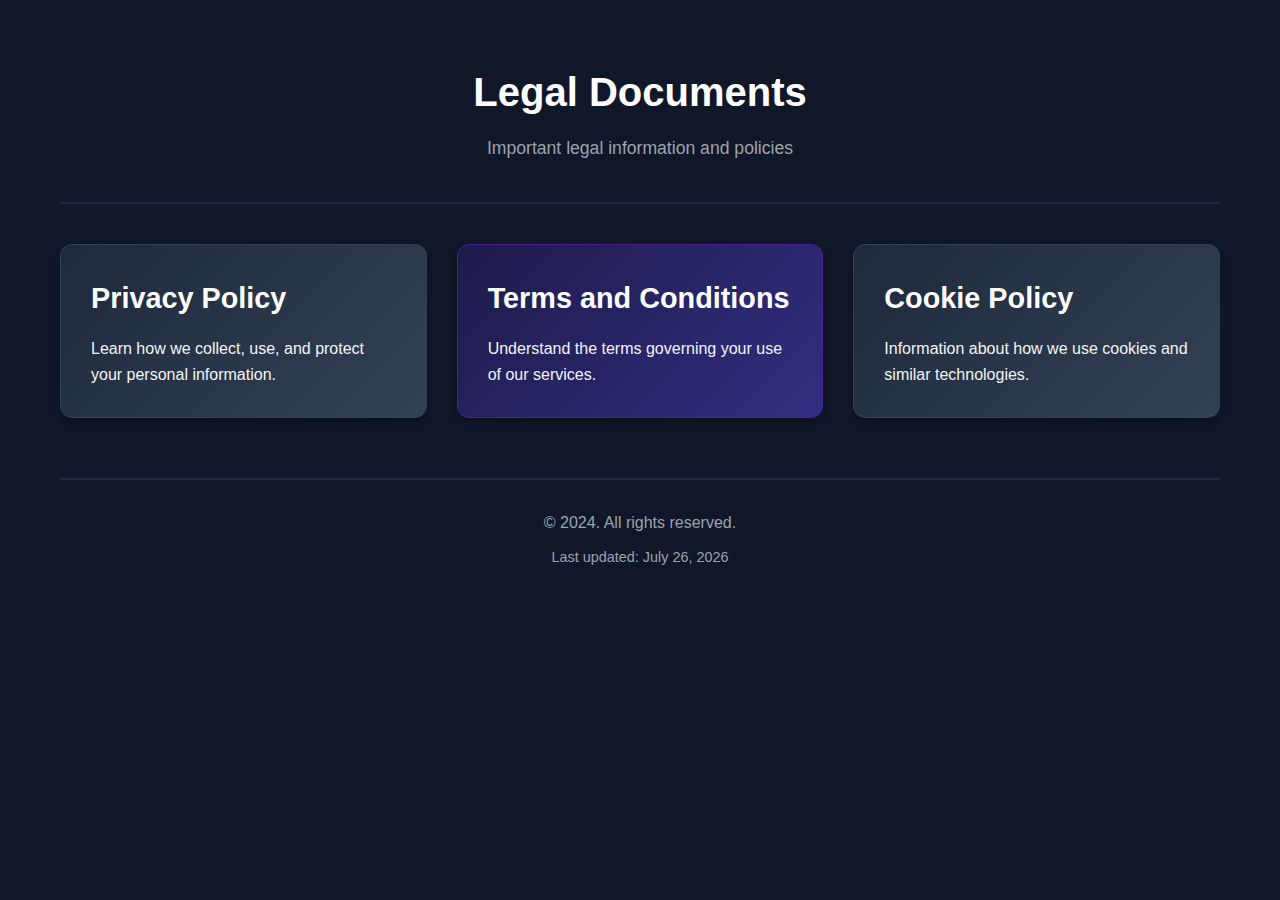
<file: index.html>
<!DOCTYPE html>
<html lang="en">
<head>
    <meta charset="UTF-8">
    <meta name="viewport" content="width=device-width, initial-scale=1.0">
    <title>Legal Documents</title>
    <link rel="stylesheet" href="css/style.css">
</head>
<body>
    <div class="container">
        <header>
            <h1>Legal Documents</h1>
            <p class="subtitle">Important legal information and policies</p>
        </header>
        
        <main>
            <div class="legal-links">
                <a href="privacy-policy.html" class="legal-card">
                    <h2>Privacy Policy</h2>
                    <p>Learn how we collect, use, and protect your personal information.</p>
                </a>
                
                <a href="terms-and-conditions.html" class="legal-card">
                    <h2>Terms and Conditions</h2>
                    <p>Understand the terms governing your use of our services.</p>
                </a>
                
                <a href="cookie-policy.html" class="legal-card">
                    <h2>Cookie Policy</h2>
                    <p>Information about how we use cookies and similar technologies.</p>
                </a>
            </div>
        </main>
        
        <footer>
            <p>&copy; 2024. All rights reserved.</p>
            <p class="last-updated">Last updated: <span id="lastUpdated"></span></p>
        </footer>
    </div>
    
    <script>
        document.getElementById('lastUpdated').textContent = new Date().toLocaleDateString('en-US', { 
            year: 'numeric', 
            month: 'long', 
            day: 'numeric' 
        });
    </script>
</body>
</html>
</file>
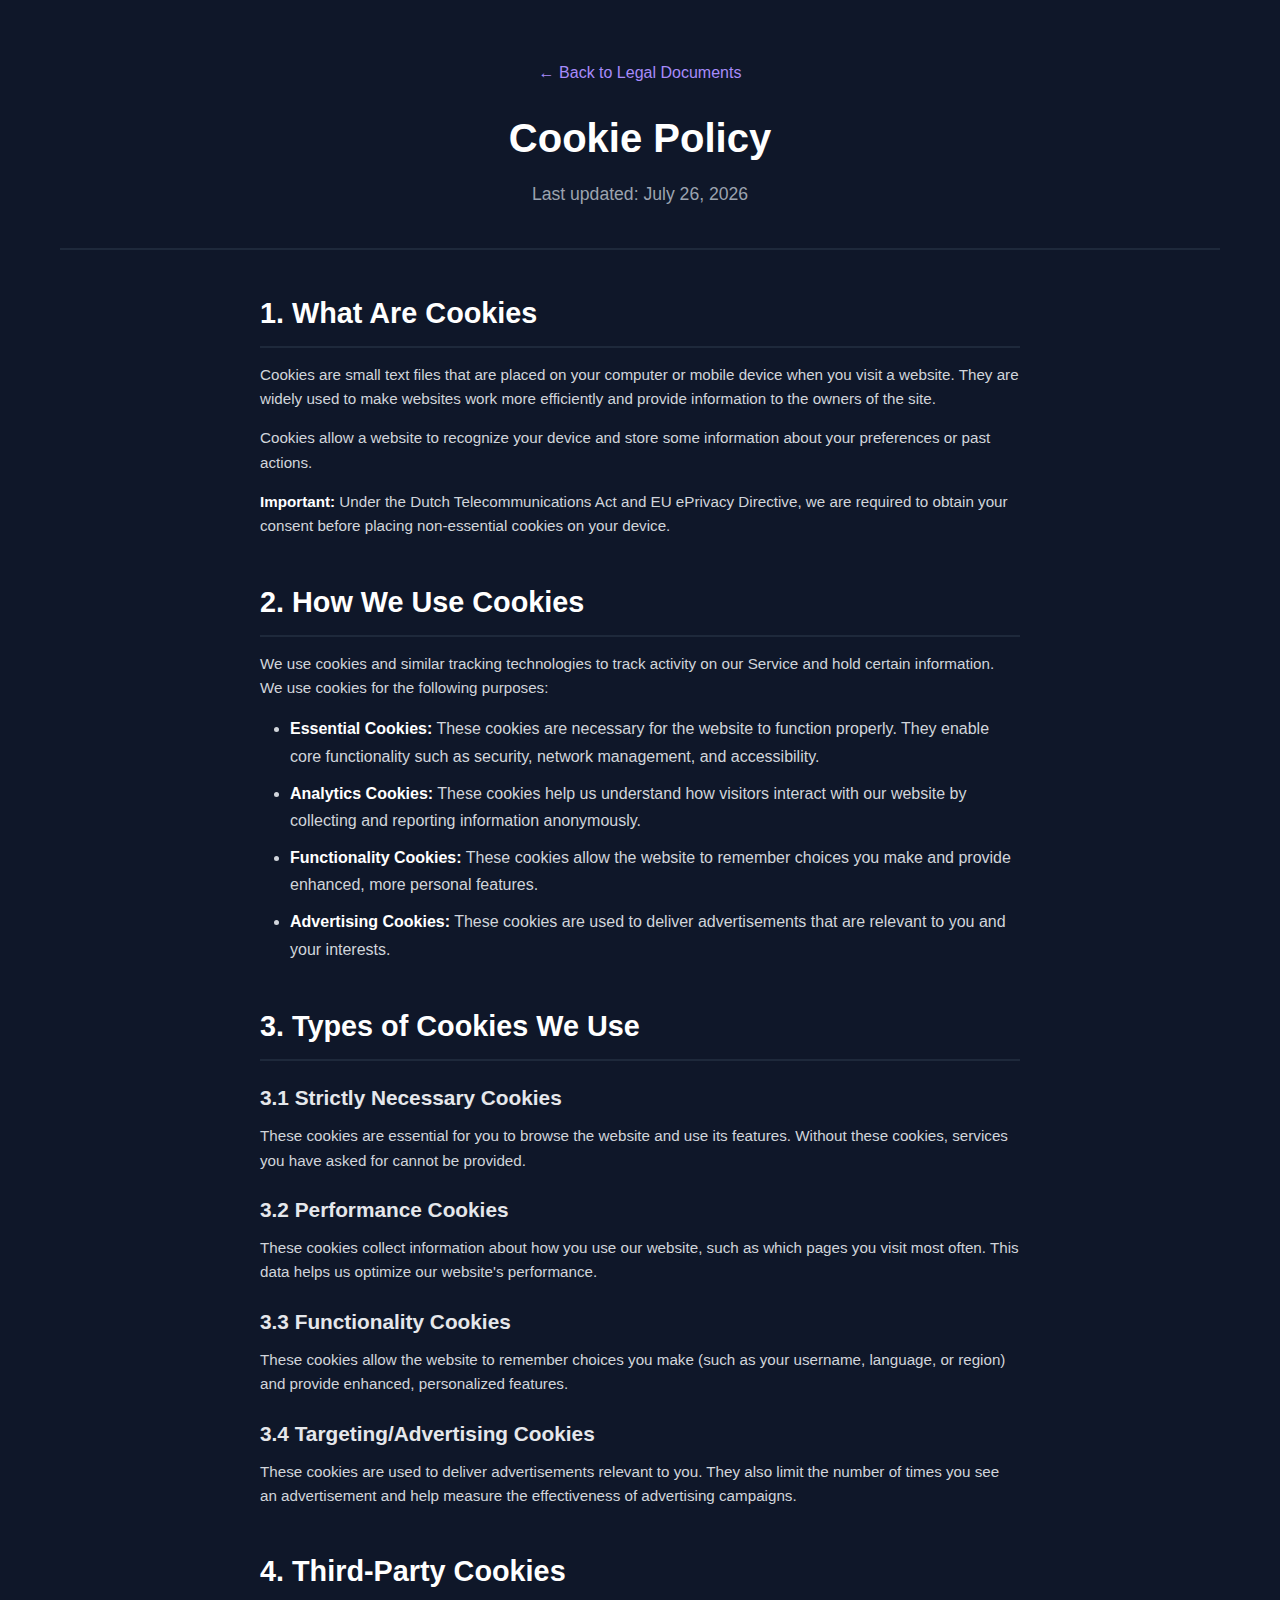
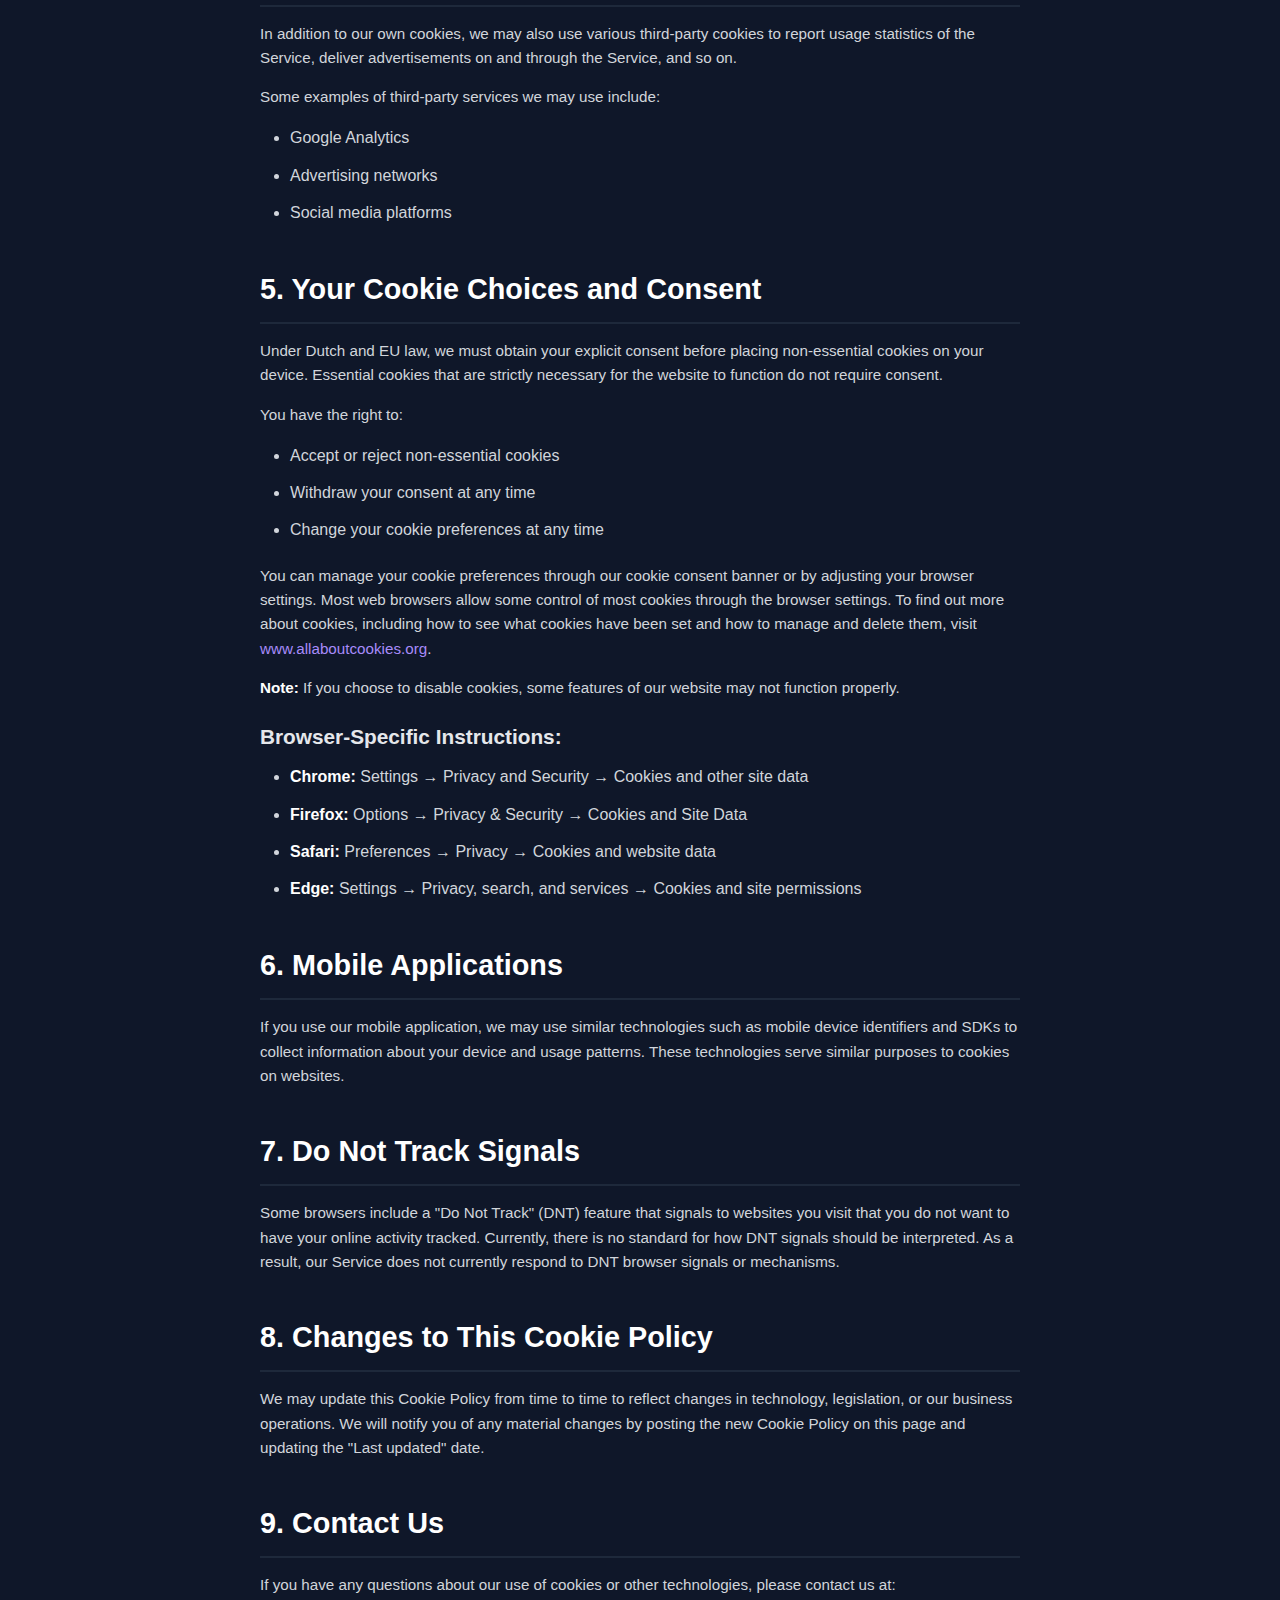
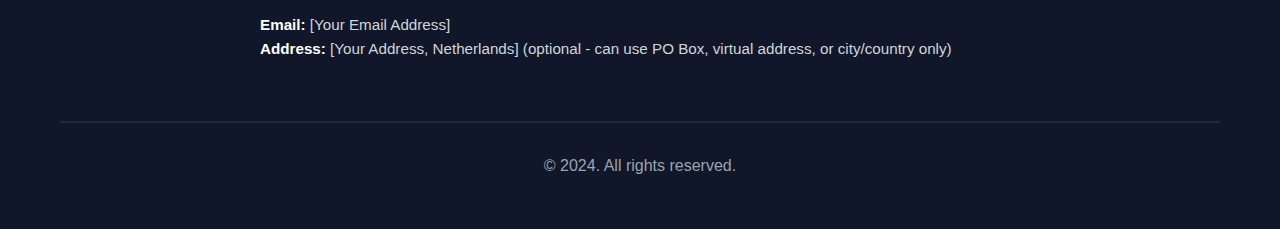
<file: cookie-policy.html>
<!DOCTYPE html>
<html lang="en">
<head>
    <meta charset="UTF-8">
    <meta name="viewport" content="width=device-width, initial-scale=1.0">
    <title>Cookie Policy</title>
    <link rel="stylesheet" href="css/style.css">
</head>
<body>
    <div class="container">
        <header>
            <a href="index.html" class="back-link">← Back to Legal Documents</a>
            <h1>Cookie Policy</h1>
            <p class="subtitle">Last updated: <span id="lastUpdated"></span></p>
        </header>
        
        <main class="legal-content">
            <section>
                <h2>1. What Are Cookies</h2>
                <p>Cookies are small text files that are placed on your computer or mobile device when you visit a website. They are widely used to make websites work more efficiently and provide information to the owners of the site.</p>
                <p>Cookies allow a website to recognize your device and store some information about your preferences or past actions.</p>
                <p><strong>Important:</strong> Under the Dutch Telecommunications Act and EU ePrivacy Directive, we are required to obtain your consent before placing non-essential cookies on your device.</p>
            </section>
            
            <section>
                <h2>2. How We Use Cookies</h2>
                <p>We use cookies and similar tracking technologies to track activity on our Service and hold certain information. We use cookies for the following purposes:</p>
                <ul>
                    <li><strong>Essential Cookies:</strong> These cookies are necessary for the website to function properly. They enable core functionality such as security, network management, and accessibility.</li>
                    <li><strong>Analytics Cookies:</strong> These cookies help us understand how visitors interact with our website by collecting and reporting information anonymously.</li>
                    <li><strong>Functionality Cookies:</strong> These cookies allow the website to remember choices you make and provide enhanced, more personal features.</li>
                    <li><strong>Advertising Cookies:</strong> These cookies are used to deliver advertisements that are relevant to you and your interests.</li>
                </ul>
            </section>
            
            <section>
                <h2>3. Types of Cookies We Use</h2>
                
                <h3>3.1 Strictly Necessary Cookies</h3>
                <p>These cookies are essential for you to browse the website and use its features. Without these cookies, services you have asked for cannot be provided.</p>
                
                <h3>3.2 Performance Cookies</h3>
                <p>These cookies collect information about how you use our website, such as which pages you visit most often. This data helps us optimize our website's performance.</p>
                
                <h3>3.3 Functionality Cookies</h3>
                <p>These cookies allow the website to remember choices you make (such as your username, language, or region) and provide enhanced, personalized features.</p>
                
                <h3>3.4 Targeting/Advertising Cookies</h3>
                <p>These cookies are used to deliver advertisements relevant to you. They also limit the number of times you see an advertisement and help measure the effectiveness of advertising campaigns.</p>
            </section>
            
            <section>
                <h2>4. Third-Party Cookies</h2>
                <p>In addition to our own cookies, we may also use various third-party cookies to report usage statistics of the Service, deliver advertisements on and through the Service, and so on.</p>
                <p>Some examples of third-party services we may use include:</p>
                <ul>
                    <li>Google Analytics</li>
                    <li>Advertising networks</li>
                    <li>Social media platforms</li>
                </ul>
            </section>
            
            <section>
                <h2>5. Your Cookie Choices and Consent</h2>
                <p>Under Dutch and EU law, we must obtain your explicit consent before placing non-essential cookies on your device. Essential cookies that are strictly necessary for the website to function do not require consent.</p>
                <p>You have the right to:</p>
                <ul>
                    <li>Accept or reject non-essential cookies</li>
                    <li>Withdraw your consent at any time</li>
                    <li>Change your cookie preferences at any time</li>
                </ul>
                <p>You can manage your cookie preferences through our cookie consent banner or by adjusting your browser settings. Most web browsers allow some control of most cookies through the browser settings. To find out more about cookies, including how to see what cookies have been set and how to manage and delete them, visit <a href="https://www.allaboutcookies.org" target="_blank" rel="noopener">www.allaboutcookies.org</a>.</p>
                <p><strong>Note:</strong> If you choose to disable cookies, some features of our website may not function properly.</p>
                
                <h3>Browser-Specific Instructions:</h3>
                <ul>
                    <li><strong>Chrome:</strong> Settings → Privacy and Security → Cookies and other site data</li>
                    <li><strong>Firefox:</strong> Options → Privacy & Security → Cookies and Site Data</li>
                    <li><strong>Safari:</strong> Preferences → Privacy → Cookies and website data</li>
                    <li><strong>Edge:</strong> Settings → Privacy, search, and services → Cookies and site permissions</li>
                </ul>
            </section>
            
            <section>
                <h2>6. Mobile Applications</h2>
                <p>If you use our mobile application, we may use similar technologies such as mobile device identifiers and SDKs to collect information about your device and usage patterns. These technologies serve similar purposes to cookies on websites.</p>
            </section>
            
            <section>
                <h2>7. Do Not Track Signals</h2>
                <p>Some browsers include a "Do Not Track" (DNT) feature that signals to websites you visit that you do not want to have your online activity tracked. Currently, there is no standard for how DNT signals should be interpreted. As a result, our Service does not currently respond to DNT browser signals or mechanisms.</p>
            </section>
            
            <section>
                <h2>8. Changes to This Cookie Policy</h2>
                <p>We may update this Cookie Policy from time to time to reflect changes in technology, legislation, or our business operations. We will notify you of any material changes by posting the new Cookie Policy on this page and updating the "Last updated" date.</p>
            </section>
            
            <section>
                <h2>9. Contact Us</h2>
                <p>If you have any questions about our use of cookies or other technologies, please contact us at:</p>
                <p>
                    <strong>Email:</strong> [Your Email Address]<br>
                    <strong>Address:</strong> [Your Address, Netherlands] (optional - can use PO Box, virtual address, or city/country only)
                </p>
            </section>
        </main>
        
        <footer>
            <p>&copy; 2024. All rights reserved.</p>
        </footer>
    </div>
    
    <script>
        document.getElementById('lastUpdated').textContent = new Date().toLocaleDateString('en-US', { 
            year: 'numeric', 
            month: 'long', 
            day: 'numeric' 
        });
    </script>
</body>
</html>
</file>
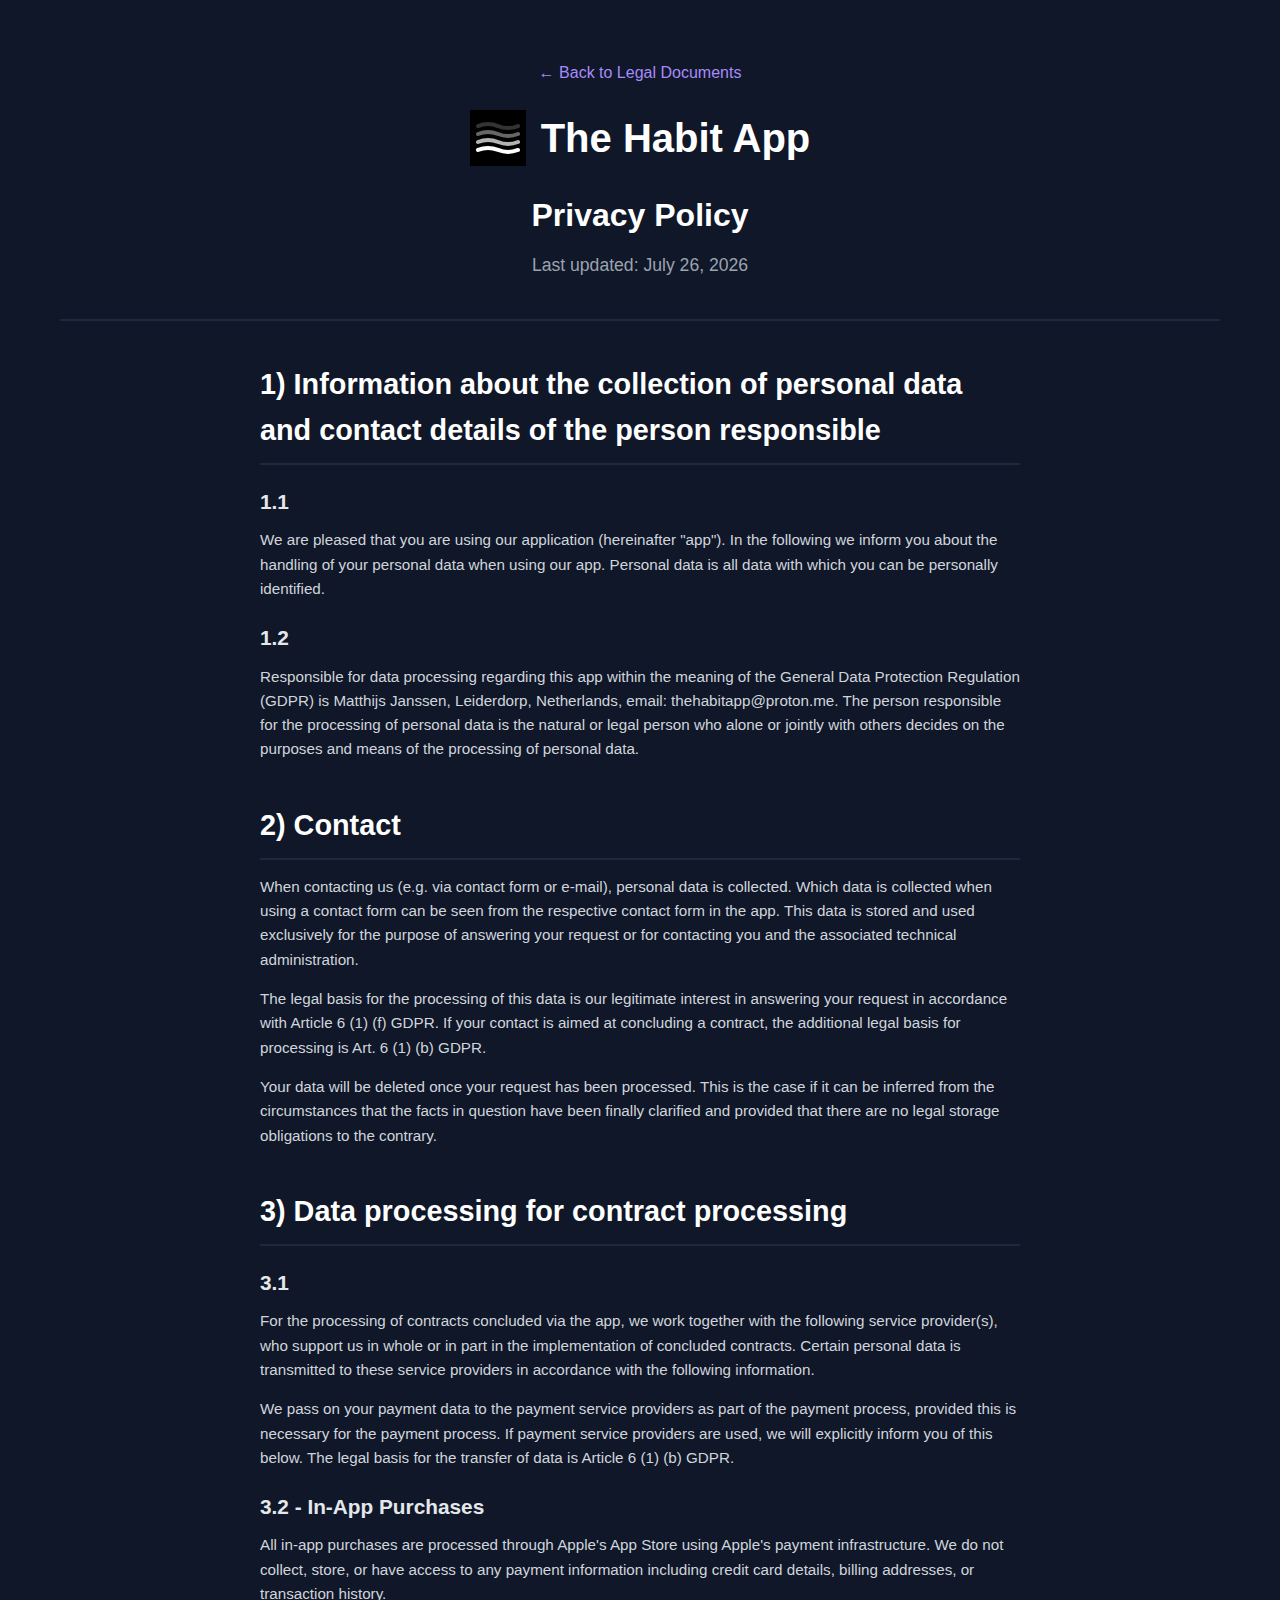
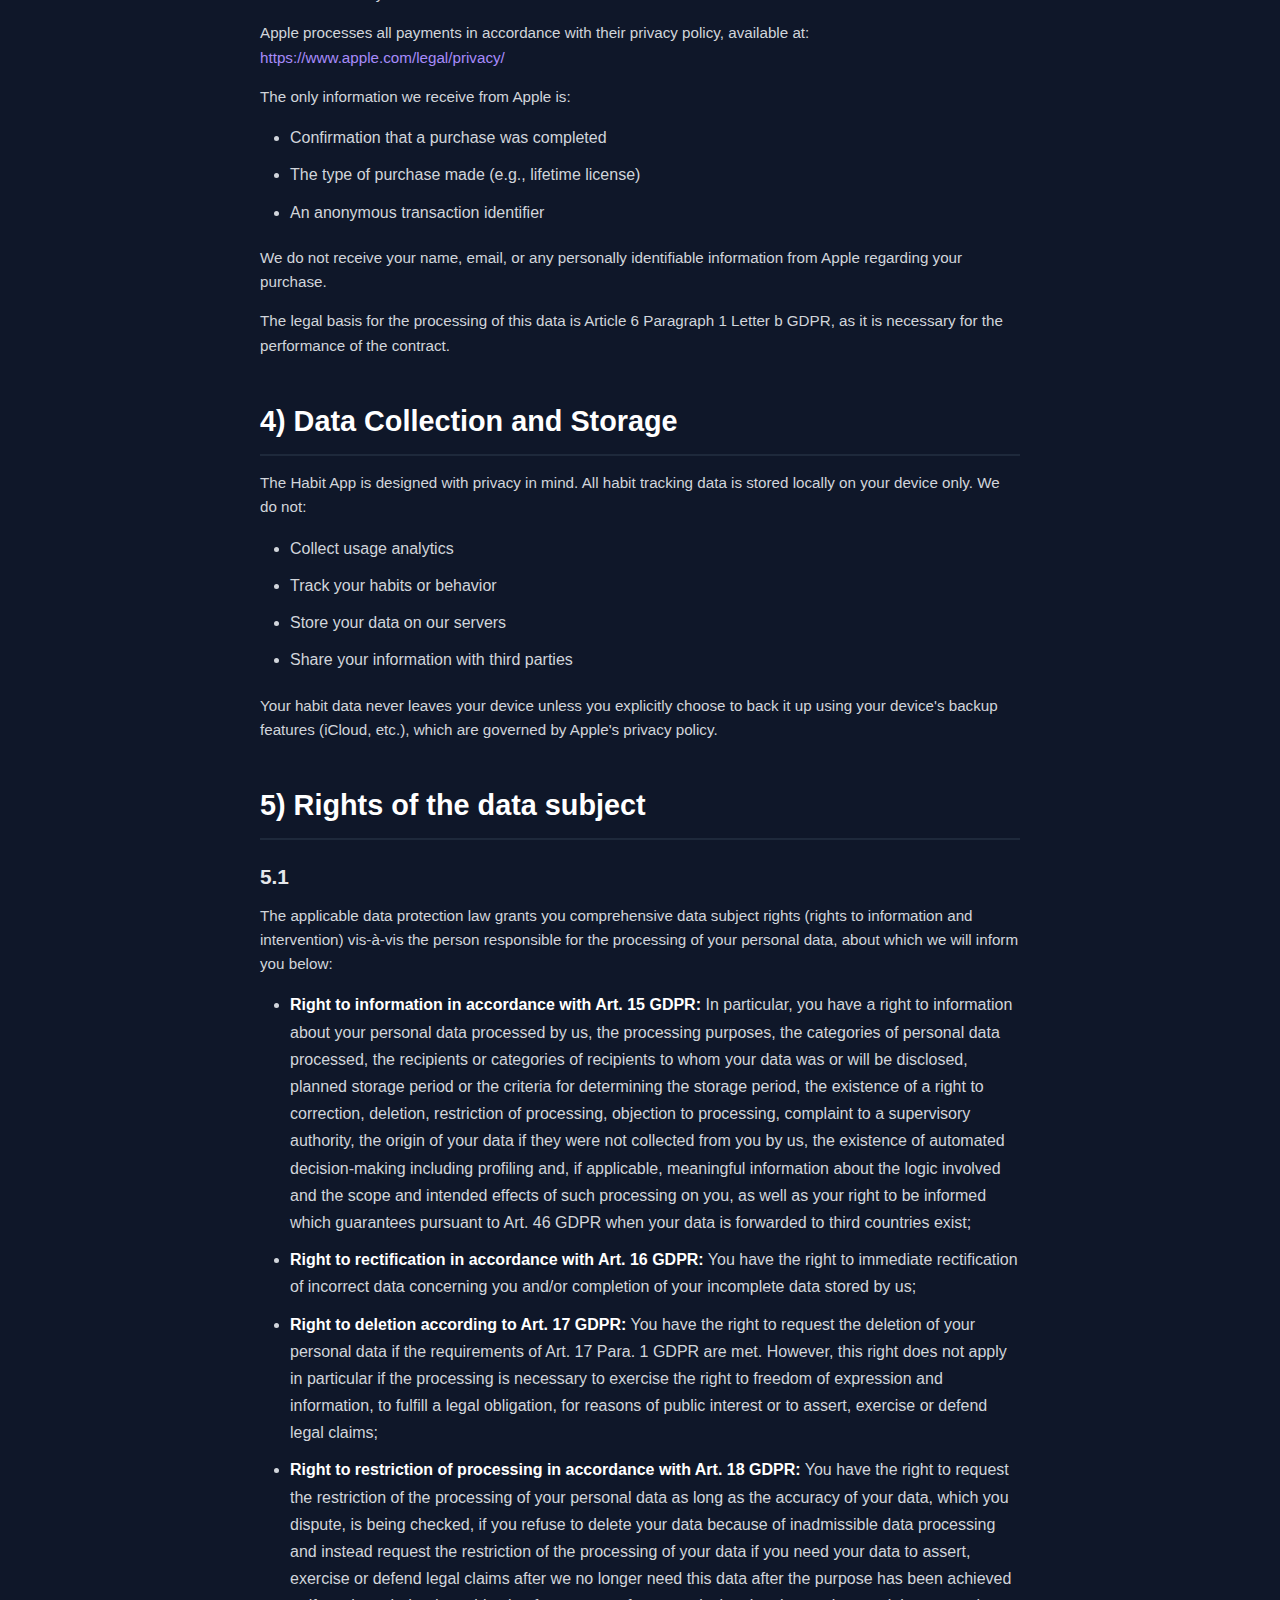
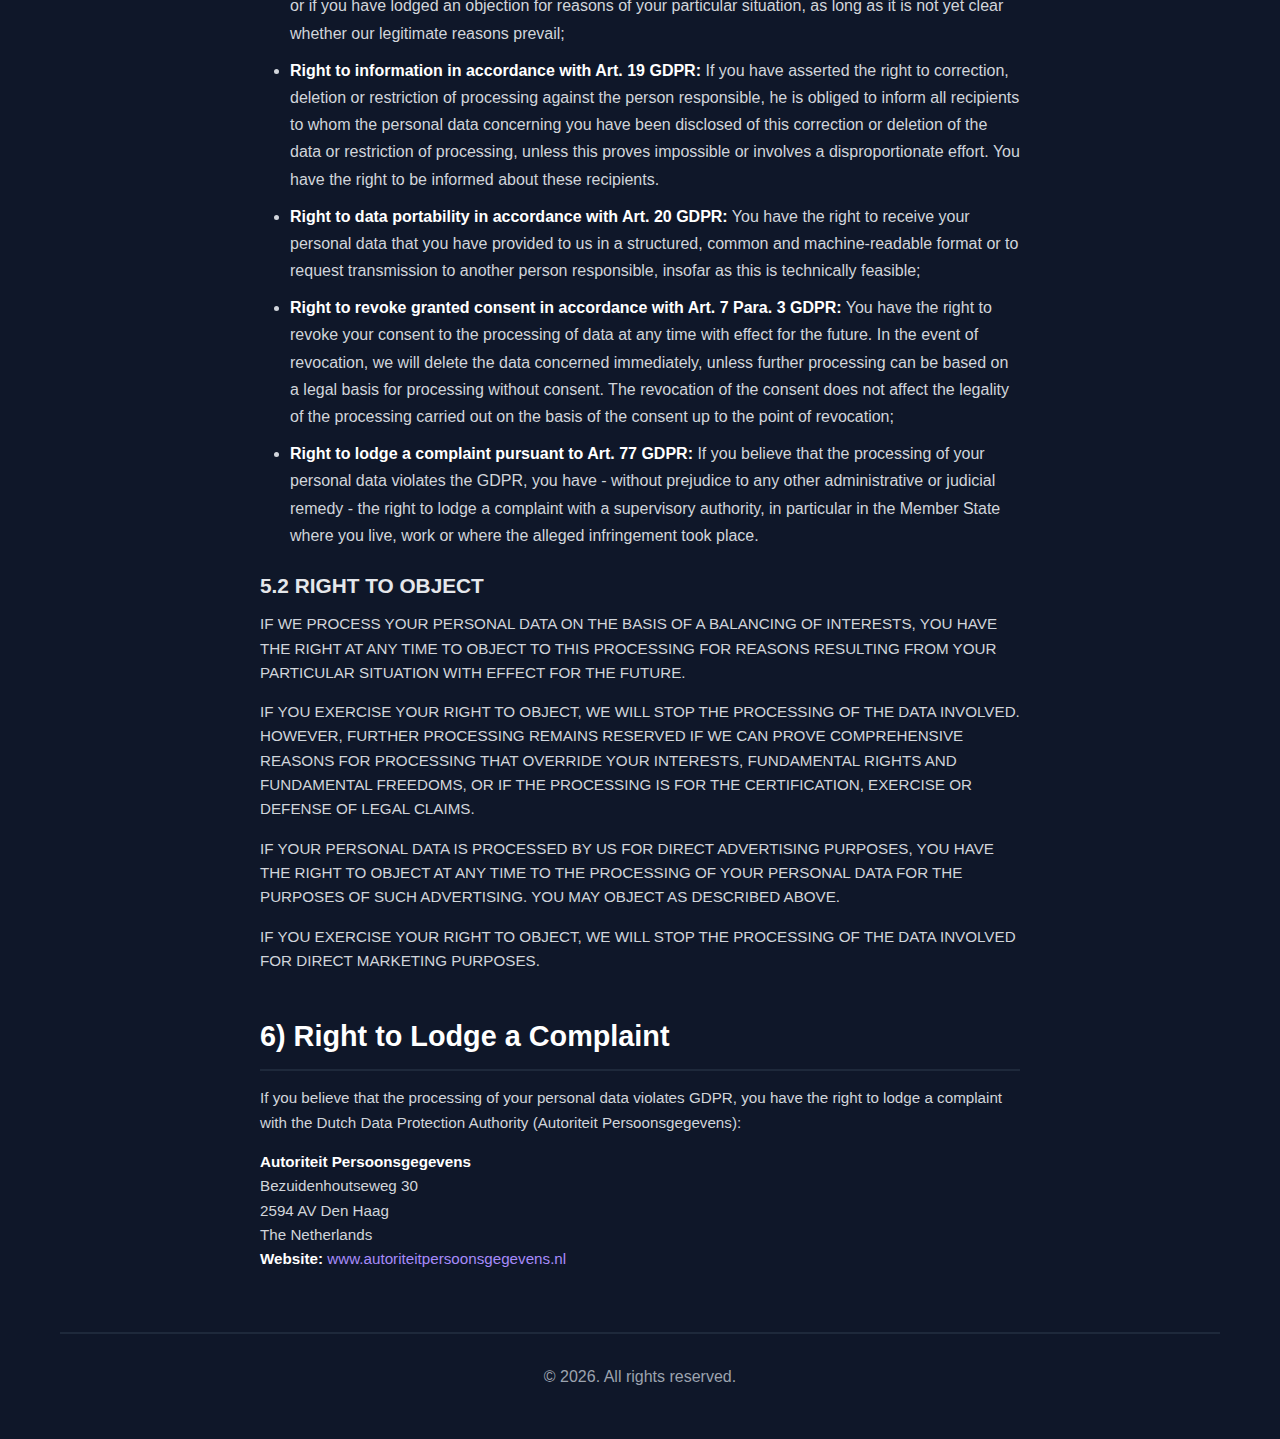
<file: privacy-policy.html>
<!DOCTYPE html>
<html lang="en">
<head>
    <meta charset="UTF-8">
    <meta name="viewport" content="width=device-width, initial-scale=1.0">
    <title>The Habit App - Privacy Policy</title>
    <link rel="stylesheet" href="css/style.css">
</head>
<body>
    <div class="container">
        <header>
            <a href="index.html" class="back-link">← Back to Legal Documents</a>
            <div class="logo-header">
                <img src="images/logo.svg" alt="The Habit App Logo" class="logo">
                <h1>The Habit App</h1>
            </div>
            <h2>Privacy Policy</h2>
            <p class="subtitle">Last updated: <span id="lastUpdated"></span></p>
        </header>
        
        <main class="legal-content">
            <section>
                <h2>1) Information about the collection of personal data and contact details of the person responsible</h2>
                
                <h3>1.1</h3>
                <p>We are pleased that you are using our application (hereinafter "app"). In the following we inform you about the handling of your personal data when using our app. Personal data is all data with which you can be personally identified.</p>
                
                <h3>1.2</h3>
                <p>Responsible for data processing regarding this app within the meaning of the General Data Protection Regulation (GDPR) is Matthijs Janssen, Leiderdorp, Netherlands, email: thehabitapp@proton.me. The person responsible for the processing of personal data is the natural or legal person who alone or jointly with others decides on the purposes and means of the processing of personal data.</p>
            </section>
            
            <section>
                <h2>2) Contact</h2>
                <p>When contacting us (e.g. via contact form or e-mail), personal data is collected. Which data is collected when using a contact form can be seen from the respective contact form in the app. This data is stored and used exclusively for the purpose of answering your request or for contacting you and the associated technical administration.</p>
                <p>The legal basis for the processing of this data is our legitimate interest in answering your request in accordance with Article 6 (1) (f) GDPR. If your contact is aimed at concluding a contract, the additional legal basis for processing is Art. 6 (1) (b) GDPR.</p>
                <p>Your data will be deleted once your request has been processed. This is the case if it can be inferred from the circumstances that the facts in question have been finally clarified and provided that there are no legal storage obligations to the contrary.</p>
            </section>
            
            <section>
                <h2>3) Data processing for contract processing</h2>
                
                <h3>3.1</h3>
                <p>For the processing of contracts concluded via the app, we work together with the following service provider(s), who support us in whole or in part in the implementation of concluded contracts. Certain personal data is transmitted to these service providers in accordance with the following information.</p>
                <p>We pass on your payment data to the payment service providers as part of the payment process, provided this is necessary for the payment process. If payment service providers are used, we will explicitly inform you of this below. The legal basis for the transfer of data is Article 6 (1) (b) GDPR.</p>
                
                <h3>3.2 - In-App Purchases</h3>
                <p>All in-app purchases are processed through Apple's App Store using Apple's payment infrastructure. We do not collect, store, or have access to any payment information including credit card details, billing addresses, or transaction history.</p>
                <p>Apple processes all payments in accordance with their privacy policy, available at: <a href="https://www.apple.com/legal/privacy/" target="_blank" rel="noopener">https://www.apple.com/legal/privacy/</a></p>
                <p>The only information we receive from Apple is:</p>
                <ul>
                    <li>Confirmation that a purchase was completed</li>
                    <li>The type of purchase made (e.g., lifetime license)</li>
                    <li>An anonymous transaction identifier</li>
                </ul>
                <p>We do not receive your name, email, or any personally identifiable information from Apple regarding your purchase.</p>
                <p>The legal basis for the processing of this data is Article 6 Paragraph 1 Letter b GDPR, as it is necessary for the performance of the contract.</p>
            </section>
            
            <section>
                <h2>4) Data Collection and Storage</h2>
                <p>The Habit App is designed with privacy in mind. All habit tracking data is stored locally on your device only. We do not:</p>
                <ul>
                    <li>Collect usage analytics</li>
                    <li>Track your habits or behavior</li>
                    <li>Store your data on our servers</li>
                    <li>Share your information with third parties</li>
                </ul>
                <p>Your habit data never leaves your device unless you explicitly choose to back it up using your device's backup features (iCloud, etc.), which are governed by Apple's privacy policy.</p>
            </section>
            
            <section>
                <h2>5) Rights of the data subject</h2>
                
                <h3>5.1</h3>
                <p>The applicable data protection law grants you comprehensive data subject rights (rights to information and intervention) vis-à-vis the person responsible for the processing of your personal data, about which we will inform you below:</p>
                <ul>
                    <li><strong>Right to information in accordance with Art. 15 GDPR:</strong> In particular, you have a right to information about your personal data processed by us, the processing purposes, the categories of personal data processed, the recipients or categories of recipients to whom your data was or will be disclosed, planned storage period or the criteria for determining the storage period, the existence of a right to correction, deletion, restriction of processing, objection to processing, complaint to a supervisory authority, the origin of your data if they were not collected from you by us, the existence of automated decision-making including profiling and, if applicable, meaningful information about the logic involved and the scope and intended effects of such processing on you, as well as your right to be informed which guarantees pursuant to Art. 46 GDPR when your data is forwarded to third countries exist;</li>
                    <li><strong>Right to rectification in accordance with Art. 16 GDPR:</strong> You have the right to immediate rectification of incorrect data concerning you and/or completion of your incomplete data stored by us;</li>
                    <li><strong>Right to deletion according to Art. 17 GDPR:</strong> You have the right to request the deletion of your personal data if the requirements of Art. 17 Para. 1 GDPR are met. However, this right does not apply in particular if the processing is necessary to exercise the right to freedom of expression and information, to fulfill a legal obligation, for reasons of public interest or to assert, exercise or defend legal claims;</li>
                    <li><strong>Right to restriction of processing in accordance with Art. 18 GDPR:</strong> You have the right to request the restriction of the processing of your personal data as long as the accuracy of your data, which you dispute, is being checked, if you refuse to delete your data because of inadmissible data processing and instead request the restriction of the processing of your data if you need your data to assert, exercise or defend legal claims after we no longer need this data after the purpose has been achieved or if you have lodged an objection for reasons of your particular situation, as long as it is not yet clear whether our legitimate reasons prevail;</li>
                    <li><strong>Right to information in accordance with Art. 19 GDPR:</strong> If you have asserted the right to correction, deletion or restriction of processing against the person responsible, he is obliged to inform all recipients to whom the personal data concerning you have been disclosed of this correction or deletion of the data or restriction of processing, unless this proves impossible or involves a disproportionate effort. You have the right to be informed about these recipients.</li>
                    <li><strong>Right to data portability in accordance with Art. 20 GDPR:</strong> You have the right to receive your personal data that you have provided to us in a structured, common and machine-readable format or to request transmission to another person responsible, insofar as this is technically feasible;</li>
                    <li><strong>Right to revoke granted consent in accordance with Art. 7 Para. 3 GDPR:</strong> You have the right to revoke your consent to the processing of data at any time with effect for the future. In the event of revocation, we will delete the data concerned immediately, unless further processing can be based on a legal basis for processing without consent. The revocation of the consent does not affect the legality of the processing carried out on the basis of the consent up to the point of revocation;</li>
                    <li><strong>Right to lodge a complaint pursuant to Art. 77 GDPR:</strong> If you believe that the processing of your personal data violates the GDPR, you have - without prejudice to any other administrative or judicial remedy - the right to lodge a complaint with a supervisory authority, in particular in the Member State where you live, work or where the alleged infringement took place.</li>
                </ul>
                
                <h3>5.2 RIGHT TO OBJECT</h3>
                <p>IF WE PROCESS YOUR PERSONAL DATA ON THE BASIS OF A BALANCING OF INTERESTS, YOU HAVE THE RIGHT AT ANY TIME TO OBJECT TO THIS PROCESSING FOR REASONS RESULTING FROM YOUR PARTICULAR SITUATION WITH EFFECT FOR THE FUTURE.</p>
                <p>IF YOU EXERCISE YOUR RIGHT TO OBJECT, WE WILL STOP THE PROCESSING OF THE DATA INVOLVED. HOWEVER, FURTHER PROCESSING REMAINS RESERVED IF WE CAN PROVE COMPREHENSIVE REASONS FOR PROCESSING THAT OVERRIDE YOUR INTERESTS, FUNDAMENTAL RIGHTS AND FUNDAMENTAL FREEDOMS, OR IF THE PROCESSING IS FOR THE CERTIFICATION, EXERCISE OR DEFENSE OF LEGAL CLAIMS.</p>
                <p>IF YOUR PERSONAL DATA IS PROCESSED BY US FOR DIRECT ADVERTISING PURPOSES, YOU HAVE THE RIGHT TO OBJECT AT ANY TIME TO THE PROCESSING OF YOUR PERSONAL DATA FOR THE PURPOSES OF SUCH ADVERTISING. YOU MAY OBJECT AS DESCRIBED ABOVE.</p>
                <p>IF YOU EXERCISE YOUR RIGHT TO OBJECT, WE WILL STOP THE PROCESSING OF THE DATA INVOLVED FOR DIRECT MARKETING PURPOSES.</p>
            </section>
            
            <section>
                <h2>6) Right to Lodge a Complaint</h2>
                <p>If you believe that the processing of your personal data violates GDPR, you have the right to lodge a complaint with the Dutch Data Protection Authority (Autoriteit Persoonsgegevens):</p>
                <p>
                    <strong>Autoriteit Persoonsgegevens</strong><br>
                    Bezuidenhoutseweg 30<br>
                    2594 AV Den Haag<br>
                    The Netherlands<br>
                    <strong>Website:</strong> <a href="https://autoriteitpersoonsgegevens.nl" target="_blank" rel="noopener">www.autoriteitpersoonsgegevens.nl</a>
                </p>
            </section>
        </main>
        
        <footer>
            <p>&copy; 2026. All rights reserved.</p>
        </footer>
    </div>
    
    <script>
        document.getElementById('lastUpdated').textContent = new Date().toLocaleDateString('en-US', { 
            year: 'numeric', 
            month: 'long', 
            day: 'numeric' 
        });
    </script>
</body>
</html>
</file>
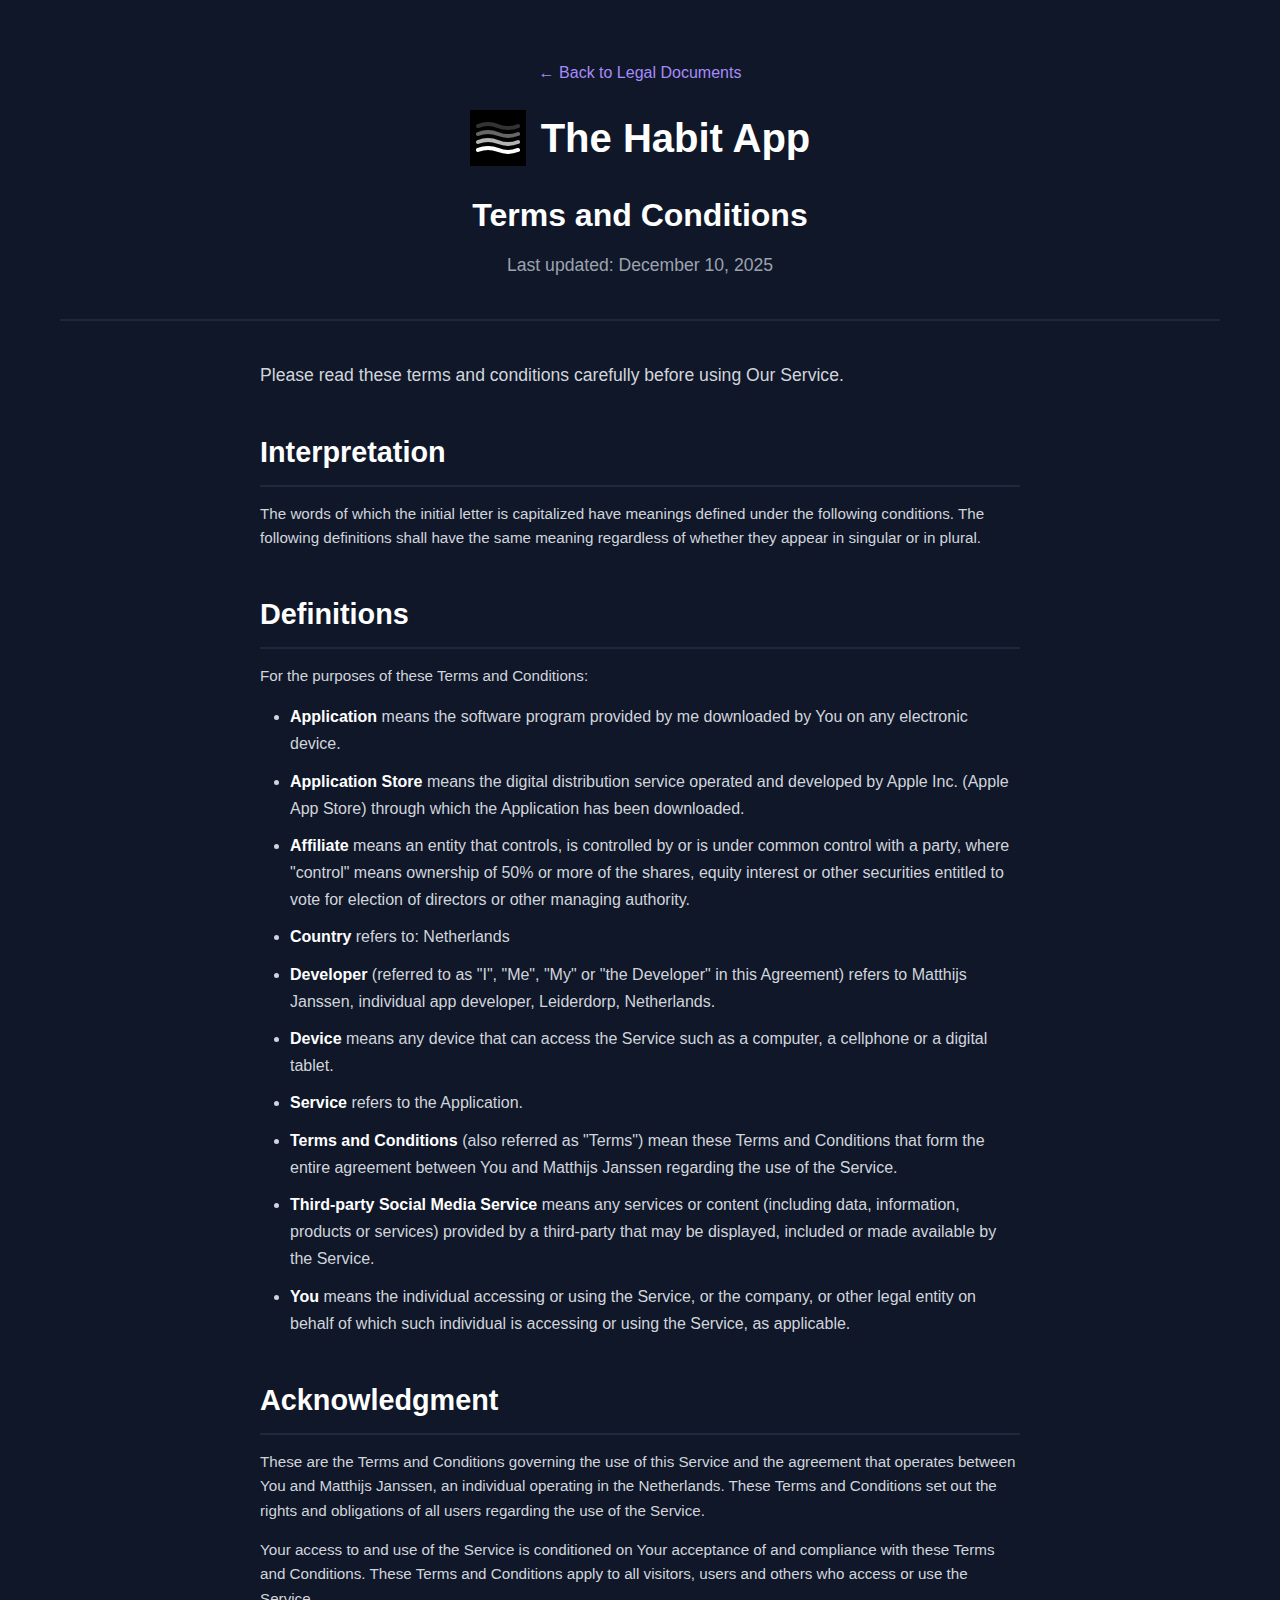
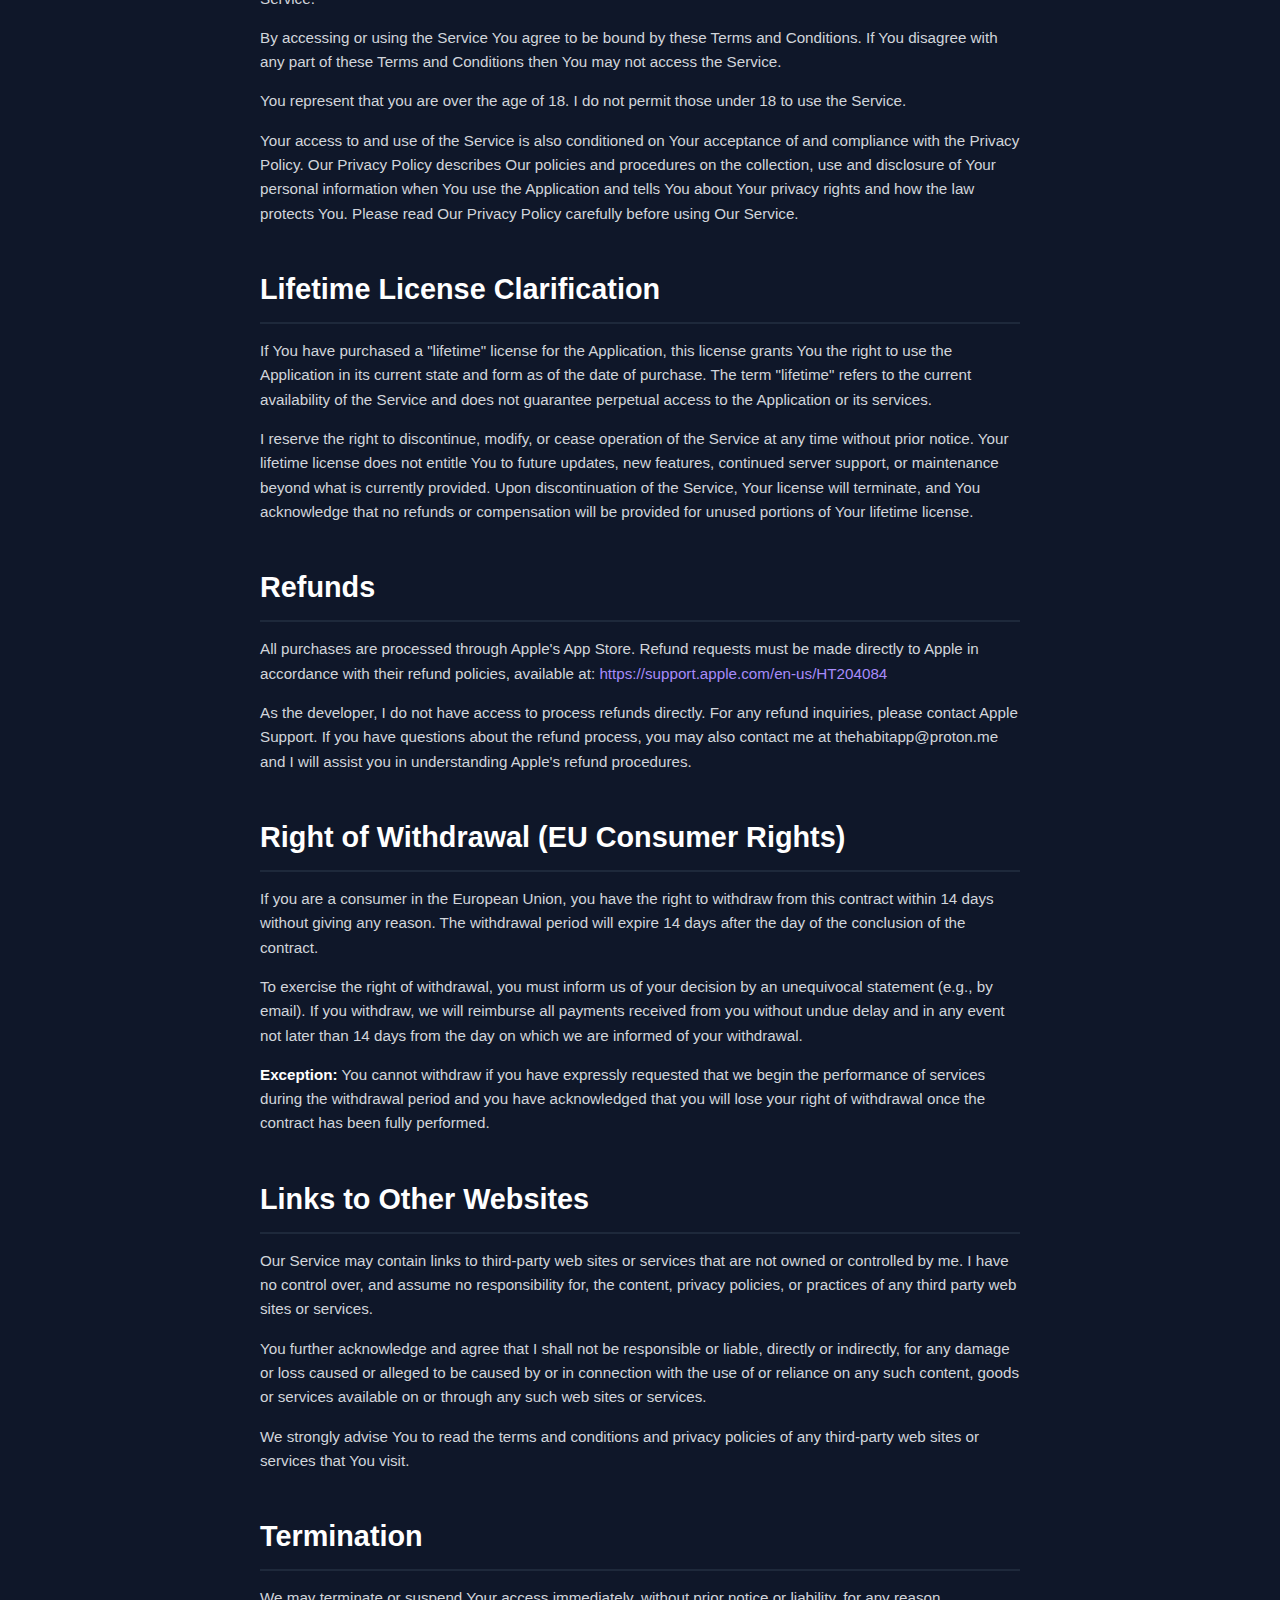
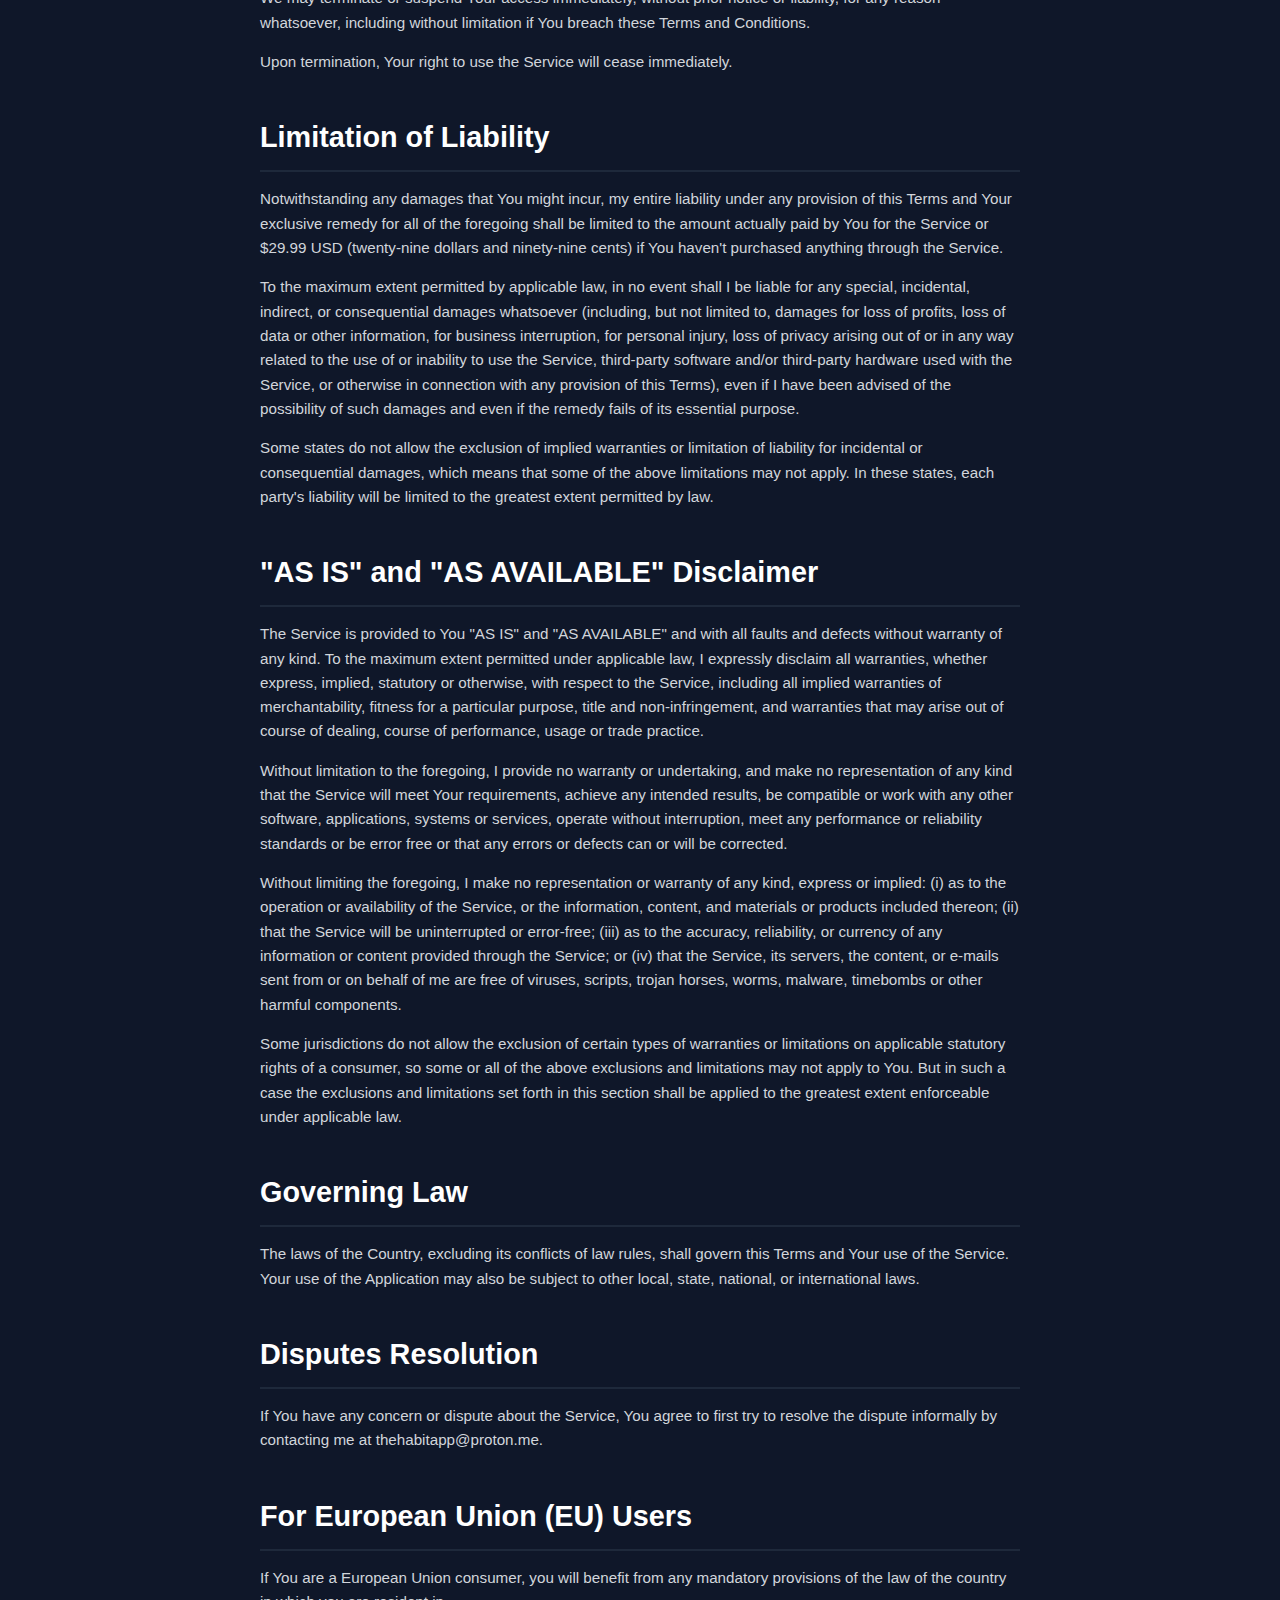
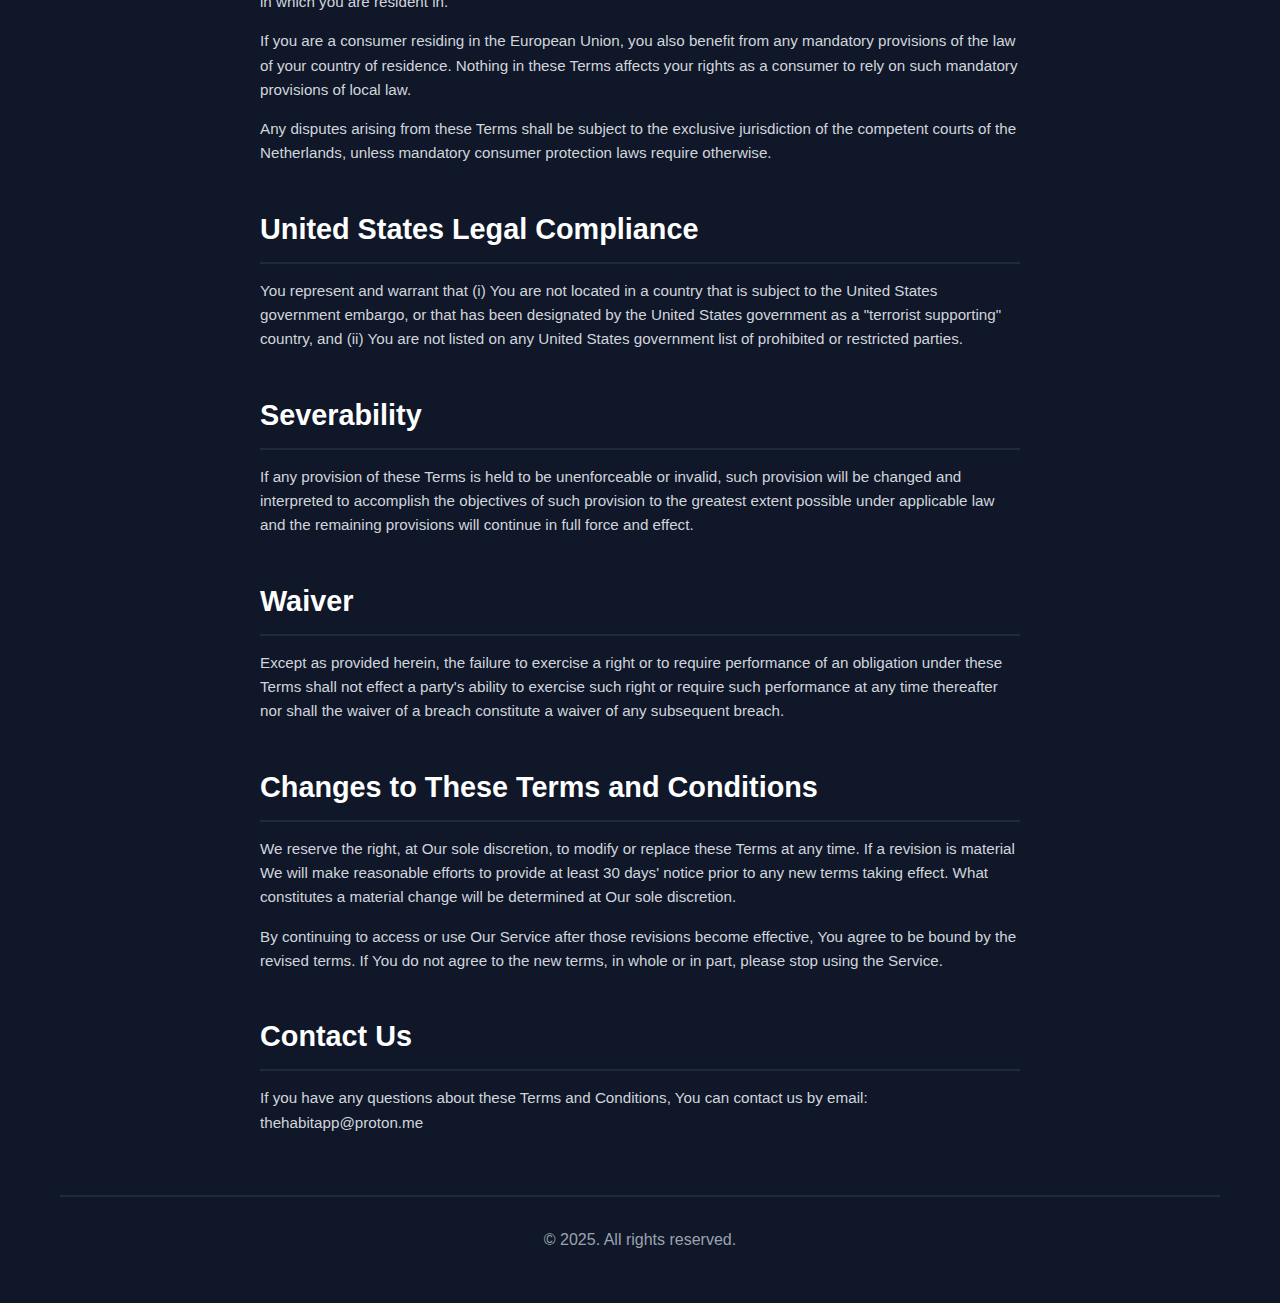
<file: terms-and-conditions.html>
<!DOCTYPE html>
<html lang="en">
<head>
    <meta charset="UTF-8">
    <meta name="viewport" content="width=device-width, initial-scale=1.0">
    <title>The Habit App - Terms and Conditions</title>
    <link rel="stylesheet" href="css/style.css">
</head>
<body>
    <div class="container">
        <header>
            <a href="index.html" class="back-link">← Back to Legal Documents</a>
            <div class="logo-header">
                <img src="images/logo.svg" alt="The Habit App Logo" class="logo">
                <h1>The Habit App</h1>
            </div>
            <h2>Terms and Conditions</h2>
            <p class="subtitle">Last updated: <span id="lastUpdated"></span></p>
        </header>
        
        <main class="legal-content">
            <section>
                <p class="intro-text">Please read these terms and conditions carefully before using Our Service.</p>
            </section>
            
            <section>
                <h2>Interpretation</h2>
                <p>The words of which the initial letter is capitalized have meanings defined under the following conditions. The following definitions shall have the same meaning regardless of whether they appear in singular or in plural.</p>
            </section>
            
            <section>
                <h2>Definitions</h2>
                <p>For the purposes of these Terms and Conditions:</p>
                <ul>
                    <li><strong>Application</strong> means the software program provided by me downloaded by You on any electronic device.</li>
                    <li><strong>Application Store</strong> means the digital distribution service operated and developed by Apple Inc. (Apple App Store) through which the Application has been downloaded.</li>
                    <li><strong>Affiliate</strong> means an entity that controls, is controlled by or is under common control with a party, where "control" means ownership of 50% or more of the shares, equity interest or other securities entitled to vote for election of directors or other managing authority.</li>
                    <li><strong>Country</strong> refers to: Netherlands</li>
                    <li><strong>Developer</strong> (referred to as "I", "Me", "My" or "the Developer" in this Agreement) refers to Matthijs Janssen, individual app developer, Leiderdorp, Netherlands.</li>
                    <li><strong>Device</strong> means any device that can access the Service such as a computer, a cellphone or a digital tablet.</li>
                    <li><strong>Service</strong> refers to the Application.</li>
                    <li><strong>Terms and Conditions</strong> (also referred as "Terms") mean these Terms and Conditions that form the entire agreement between You and Matthijs Janssen regarding the use of the Service.</li>
                    <li><strong>Third-party Social Media Service</strong> means any services or content (including data, information, products or services) provided by a third-party that may be displayed, included or made available by the Service.</li>
                    <li><strong>You</strong> means the individual accessing or using the Service, or the company, or other legal entity on behalf of which such individual is accessing or using the Service, as applicable.</li>
                </ul>
            </section>
            
            <section>
                <h2>Acknowledgment</h2>
                <p>These are the Terms and Conditions governing the use of this Service and the agreement that operates between You and Matthijs Janssen, an individual operating in the Netherlands. These Terms and Conditions set out the rights and obligations of all users regarding the use of the Service.</p>
                <p>Your access to and use of the Service is conditioned on Your acceptance of and compliance with these Terms and Conditions. These Terms and Conditions apply to all visitors, users and others who access or use the Service.</p>
                <p>By accessing or using the Service You agree to be bound by these Terms and Conditions. If You disagree with any part of these Terms and Conditions then You may not access the Service.</p>
                <p>You represent that you are over the age of 18. I do not permit those under 18 to use the Service.</p>
                <p>Your access to and use of the Service is also conditioned on Your acceptance of and compliance with the Privacy Policy. Our Privacy Policy describes Our policies and procedures on the collection, use and disclosure of Your personal information when You use the Application and tells You about Your privacy rights and how the law protects You. Please read Our Privacy Policy carefully before using Our Service.</p>
            </section>
            
            <section>
                <h2>Lifetime License Clarification</h2>
                <p>If You have purchased a "lifetime" license for the Application, this license grants You the right to use the Application in its current state and form as of the date of purchase. The term "lifetime" refers to the current availability of the Service and does not guarantee perpetual access to the Application or its services.</p>
                <p>I reserve the right to discontinue, modify, or cease operation of the Service at any time without prior notice. Your lifetime license does not entitle You to future updates, new features, continued server support, or maintenance beyond what is currently provided. Upon discontinuation of the Service, Your license will terminate, and You acknowledge that no refunds or compensation will be provided for unused portions of Your lifetime license.</p>
            </section>
            
            <section>
                <h2>Refunds</h2>
                <p>All purchases are processed through Apple's App Store. Refund requests must be made directly to Apple in accordance with their refund policies, available at: <a href="https://support.apple.com/en-us/HT204084" target="_blank" rel="noopener">https://support.apple.com/en-us/HT204084</a></p>
                <p>As the developer, I do not have access to process refunds directly. For any refund inquiries, please contact Apple Support. If you have questions about the refund process, you may also contact me at thehabitapp@proton.me and I will assist you in understanding Apple's refund procedures.</p>
            </section>
            
            <section>
                <h2>Right of Withdrawal (EU Consumer Rights)</h2>
                <p>If you are a consumer in the European Union, you have the right to withdraw from this contract within 14 days without giving any reason. The withdrawal period will expire 14 days after the day of the conclusion of the contract.</p>
                <p>To exercise the right of withdrawal, you must inform us of your decision by an unequivocal statement (e.g., by email). If you withdraw, we will reimburse all payments received from you without undue delay and in any event not later than 14 days from the day on which we are informed of your withdrawal.</p>
                <p><strong>Exception:</strong> You cannot withdraw if you have expressly requested that we begin the performance of services during the withdrawal period and you have acknowledged that you will lose your right of withdrawal once the contract has been fully performed.</p>
            </section>
            
            <section>
                <h2>Links to Other Websites</h2>
                <p>Our Service may contain links to third-party web sites or services that are not owned or controlled by me. I have no control over, and assume no responsibility for, the content, privacy policies, or practices of any third party web sites or services.</p>
                <p>You further acknowledge and agree that I shall not be responsible or liable, directly or indirectly, for any damage or loss caused or alleged to be caused by or in connection with the use of or reliance on any such content, goods or services available on or through any such web sites or services.</p>
                <p>We strongly advise You to read the terms and conditions and privacy policies of any third-party web sites or services that You visit.</p>
            </section>
            
            <section>
                <h2>Termination</h2>
                <p>We may terminate or suspend Your access immediately, without prior notice or liability, for any reason whatsoever, including without limitation if You breach these Terms and Conditions.</p>
                <p>Upon termination, Your right to use the Service will cease immediately.</p>
            </section>
            
            <section>
                <h2>Limitation of Liability</h2>
                <p>Notwithstanding any damages that You might incur, my entire liability under any provision of this Terms and Your exclusive remedy for all of the foregoing shall be limited to the amount actually paid by You for the Service or $29.99 USD (twenty-nine dollars and ninety-nine cents) if You haven't purchased anything through the Service.</p>
                <p>To the maximum extent permitted by applicable law, in no event shall I be liable for any special, incidental, indirect, or consequential damages whatsoever (including, but not limited to, damages for loss of profits, loss of data or other information, for business interruption, for personal injury, loss of privacy arising out of or in any way related to the use of or inability to use the Service, third-party software and/or third-party hardware used with the Service, or otherwise in connection with any provision of this Terms), even if I have been advised of the possibility of such damages and even if the remedy fails of its essential purpose.</p>
                <p>Some states do not allow the exclusion of implied warranties or limitation of liability for incidental or consequential damages, which means that some of the above limitations may not apply. In these states, each party's liability will be limited to the greatest extent permitted by law.</p>
            </section>
            
            <section>
                <h2>"AS IS" and "AS AVAILABLE" Disclaimer</h2>
                <p>The Service is provided to You "AS IS" and "AS AVAILABLE" and with all faults and defects without warranty of any kind. To the maximum extent permitted under applicable law, I expressly disclaim all warranties, whether express, implied, statutory or otherwise, with respect to the Service, including all implied warranties of merchantability, fitness for a particular purpose, title and non-infringement, and warranties that may arise out of course of dealing, course of performance, usage or trade practice.</p>
                <p>Without limitation to the foregoing, I provide no warranty or undertaking, and make no representation of any kind that the Service will meet Your requirements, achieve any intended results, be compatible or work with any other software, applications, systems or services, operate without interruption, meet any performance or reliability standards or be error free or that any errors or defects can or will be corrected.</p>
                <p>Without limiting the foregoing, I make no representation or warranty of any kind, express or implied: (i) as to the operation or availability of the Service, or the information, content, and materials or products included thereon; (ii) that the Service will be uninterrupted or error-free; (iii) as to the accuracy, reliability, or currency of any information or content provided through the Service; or (iv) that the Service, its servers, the content, or e-mails sent from or on behalf of me are free of viruses, scripts, trojan horses, worms, malware, timebombs or other harmful components.</p>
                <p>Some jurisdictions do not allow the exclusion of certain types of warranties or limitations on applicable statutory rights of a consumer, so some or all of the above exclusions and limitations may not apply to You. But in such a case the exclusions and limitations set forth in this section shall be applied to the greatest extent enforceable under applicable law.</p>
            </section>
            
            <section>
                <h2>Governing Law</h2>
                <p>The laws of the Country, excluding its conflicts of law rules, shall govern this Terms and Your use of the Service. Your use of the Application may also be subject to other local, state, national, or international laws.</p>
            </section>
            
            <section>
                <h2>Disputes Resolution</h2>
                <p>If You have any concern or dispute about the Service, You agree to first try to resolve the dispute informally by contacting me at thehabitapp@proton.me.</p>
            </section>
            
            <section>
                <h2>For European Union (EU) Users</h2>
                <p>If You are a European Union consumer, you will benefit from any mandatory provisions of the law of the country in which you are resident in.</p>
                <p>If you are a consumer residing in the European Union, you also benefit from any mandatory provisions of the law of your country of residence. Nothing in these Terms affects your rights as a consumer to rely on such mandatory provisions of local law.</p>
                <p>Any disputes arising from these Terms shall be subject to the exclusive jurisdiction of the competent courts of the Netherlands, unless mandatory consumer protection laws require otherwise.</p>
            </section>
            
            <section>
                <h2>United States Legal Compliance</h2>
                <p>You represent and warrant that (i) You are not located in a country that is subject to the United States government embargo, or that has been designated by the United States government as a "terrorist supporting" country, and (ii) You are not listed on any United States government list of prohibited or restricted parties.</p>
            </section>
            
            <section>
                <h2>Severability</h2>
                <p>If any provision of these Terms is held to be unenforceable or invalid, such provision will be changed and interpreted to accomplish the objectives of such provision to the greatest extent possible under applicable law and the remaining provisions will continue in full force and effect.</p>
            </section>
            
            <section>
                <h2>Waiver</h2>
                <p>Except as provided herein, the failure to exercise a right or to require performance of an obligation under these Terms shall not effect a party's ability to exercise such right or require such performance at any time thereafter nor shall the waiver of a breach constitute a waiver of any subsequent breach.</p>
            </section>
            
            <section>
                <h2>Changes to These Terms and Conditions</h2>
                <p>We reserve the right, at Our sole discretion, to modify or replace these Terms at any time. If a revision is material We will make reasonable efforts to provide at least 30 days' notice prior to any new terms taking effect. What constitutes a material change will be determined at Our sole discretion.</p>
                <p>By continuing to access or use Our Service after those revisions become effective, You agree to be bound by the revised terms. If You do not agree to the new terms, in whole or in part, please stop using the Service.</p>
            </section>
            
            <section>
                <h2>Contact Us</h2>
                <p>If you have any questions about these Terms and Conditions, You can contact us by email: thehabitapp@proton.me</p>
            </section>
        </main>
        
        <footer>
            <p>&copy; 2025. All rights reserved.</p>
        </footer>
    </div>
    
    <script>
        document.getElementById('lastUpdated').textContent = 'December 10, 2025';
    </script>
</body>
</html>
</file>
<file: css/style.css>
/* Reset and Base Styles */
* {
    margin: 0;
    padding: 0;
    box-sizing: border-box;
}

body {
    font-family: -apple-system, BlinkMacSystemFont, 'Segoe UI', Roboto, 'Helvetica Neue', Arial, sans-serif;
    line-height: 1.6;
    color: #e5e7eb;
    background-color: #0f1729;
}

.container {
    max-width: 1200px;
    margin: 0 auto;
    padding: 20px;
    background-color: #0f1729;
    min-height: 100vh;
}

/* Header Styles */
header {
    text-align: center;
    padding: 40px 20px;
    border-bottom: 2px solid #1e293b;
    margin-bottom: 40px;
}

.logo-header {
    display: flex;
    align-items: center;
    justify-content: center;
    gap: 15px;
    margin-bottom: 20px;
}

.logo {
    width: 56px;
    height: 56px;
    flex-shrink: 0;
}

header h1 {
    font-size: 2.5em;
    color: #ffffff;
    margin: 0;
}

header h2 {
    font-size: 2em;
    color: #ffffff;
    margin-top: 20px;
    margin-bottom: 10px;
}

.subtitle {
    color: #9ca3af;
    font-size: 1.1em;
    margin-top: 10px;
}

.back-link {
    display: inline-block;
    color: #a78bfa;
    text-decoration: none;
    margin-bottom: 20px;
    font-size: 1em;
    transition: color 0.3s ease;
}

.back-link:hover {
    color: #c084fc;
    text-decoration: underline;
}

/* Landing Page Styles */
.legal-links {
    display: grid;
    grid-template-columns: repeat(auto-fit, minmax(300px, 1fr));
    gap: 30px;
    margin-bottom: 40px;
}

.legal-card {
    display: block;
    padding: 30px;
    background: linear-gradient(135deg, #1e293b 0%, #334155 100%);
    border: 1px solid #334155;
    border-radius: 12px;
    text-decoration: none;
    color: white;
    transition: transform 0.3s ease, box-shadow 0.3s ease, border-color 0.3s ease;
    box-shadow: 0 4px 6px rgba(0, 0, 0, 0.3);
}

.legal-card:nth-child(2) {
    background: linear-gradient(135deg, #1e1b4b 0%, #312e81 100%);
    border-color: #4c1d95;
}

.legal-card:hover {
    transform: translateY(-5px);
    box-shadow: 0 8px 15px rgba(167, 139, 250, 0.2);
    border-color: #a78bfa;
}

.legal-card h2 {
    font-size: 1.8em;
    margin-bottom: 15px;
    color: white;
}

.legal-card p {
    font-size: 1em;
    opacity: 0.95;
    line-height: 1.6;
}

/* Legal Content Styles */
.legal-content {
    max-width: 800px;
    margin: 0 auto;
    padding: 0 20px;
}

.legal-content section {
    margin-bottom: 40px;
}

.legal-content .intro-text {
    margin-bottom: 30px;
    font-size: 1.1em;
    color: #d1d5db;
}

.legal-content h2 {
    font-size: 1.8em;
    color: #ffffff;
    margin-top: 40px;
    margin-bottom: 15px;
    padding-bottom: 10px;
    border-bottom: 2px solid #1e293b;
}

.legal-content h3 {
    font-size: 1.3em;
    color: #e5e7eb;
    margin-top: 20px;
    margin-bottom: 10px;
}

.legal-content p {
    margin-bottom: 15px;
    color: #d1d5db;
    font-size: 0.95em;
}

.legal-content ul {
    margin-left: 30px;
    margin-bottom: 20px;
}

.legal-content li {
    margin-bottom: 10px;
    color: #d1d5db;
    line-height: 1.7;
}

.legal-content a {
    color: #a78bfa;
    text-decoration: none;
    transition: color 0.3s ease;
}

.legal-content a:hover {
    color: #c084fc;
    text-decoration: underline;
}

.legal-content strong {
    color: #ffffff;
    font-weight: 600;
}

/* Footer Styles */
footer {
    text-align: center;
    padding: 30px 20px;
    border-top: 2px solid #1e293b;
    margin-top: 60px;
    color: #9ca3af;
}

.last-updated {
    font-size: 0.9em;
    margin-top: 10px;
}

/* Responsive Design */
@media (max-width: 768px) {
    .logo {
        width: 48px;
        height: 48px;
    }
    
    header h1 {
        font-size: 2em;
    }
    
    header h2 {
        font-size: 1.5em;
    }
    
    .legal-links {
        grid-template-columns: 1fr;
        gap: 20px;
    }
    
    .legal-card {
        padding: 25px;
    }
    
    .legal-card h2 {
        font-size: 1.5em;
    }
    
    .legal-content h2 {
        font-size: 1.5em;
    }
    
    .container {
        padding: 15px;
    }
}

@media (max-width: 480px) {
    .logo {
        width: 40px;
        height: 40px;
    }
    
    .logo-header {
        gap: 10px;
    }
    
    header h1 {
        font-size: 1.5em;
    }
    
    header h2 {
        font-size: 1.3em;
    }
    
    .subtitle {
        font-size: 0.9em;
    }
    
    .legal-content {
        padding: 0 10px;
    }
    
    .legal-content ul {
        margin-left: 20px;
    }
}
</file>
